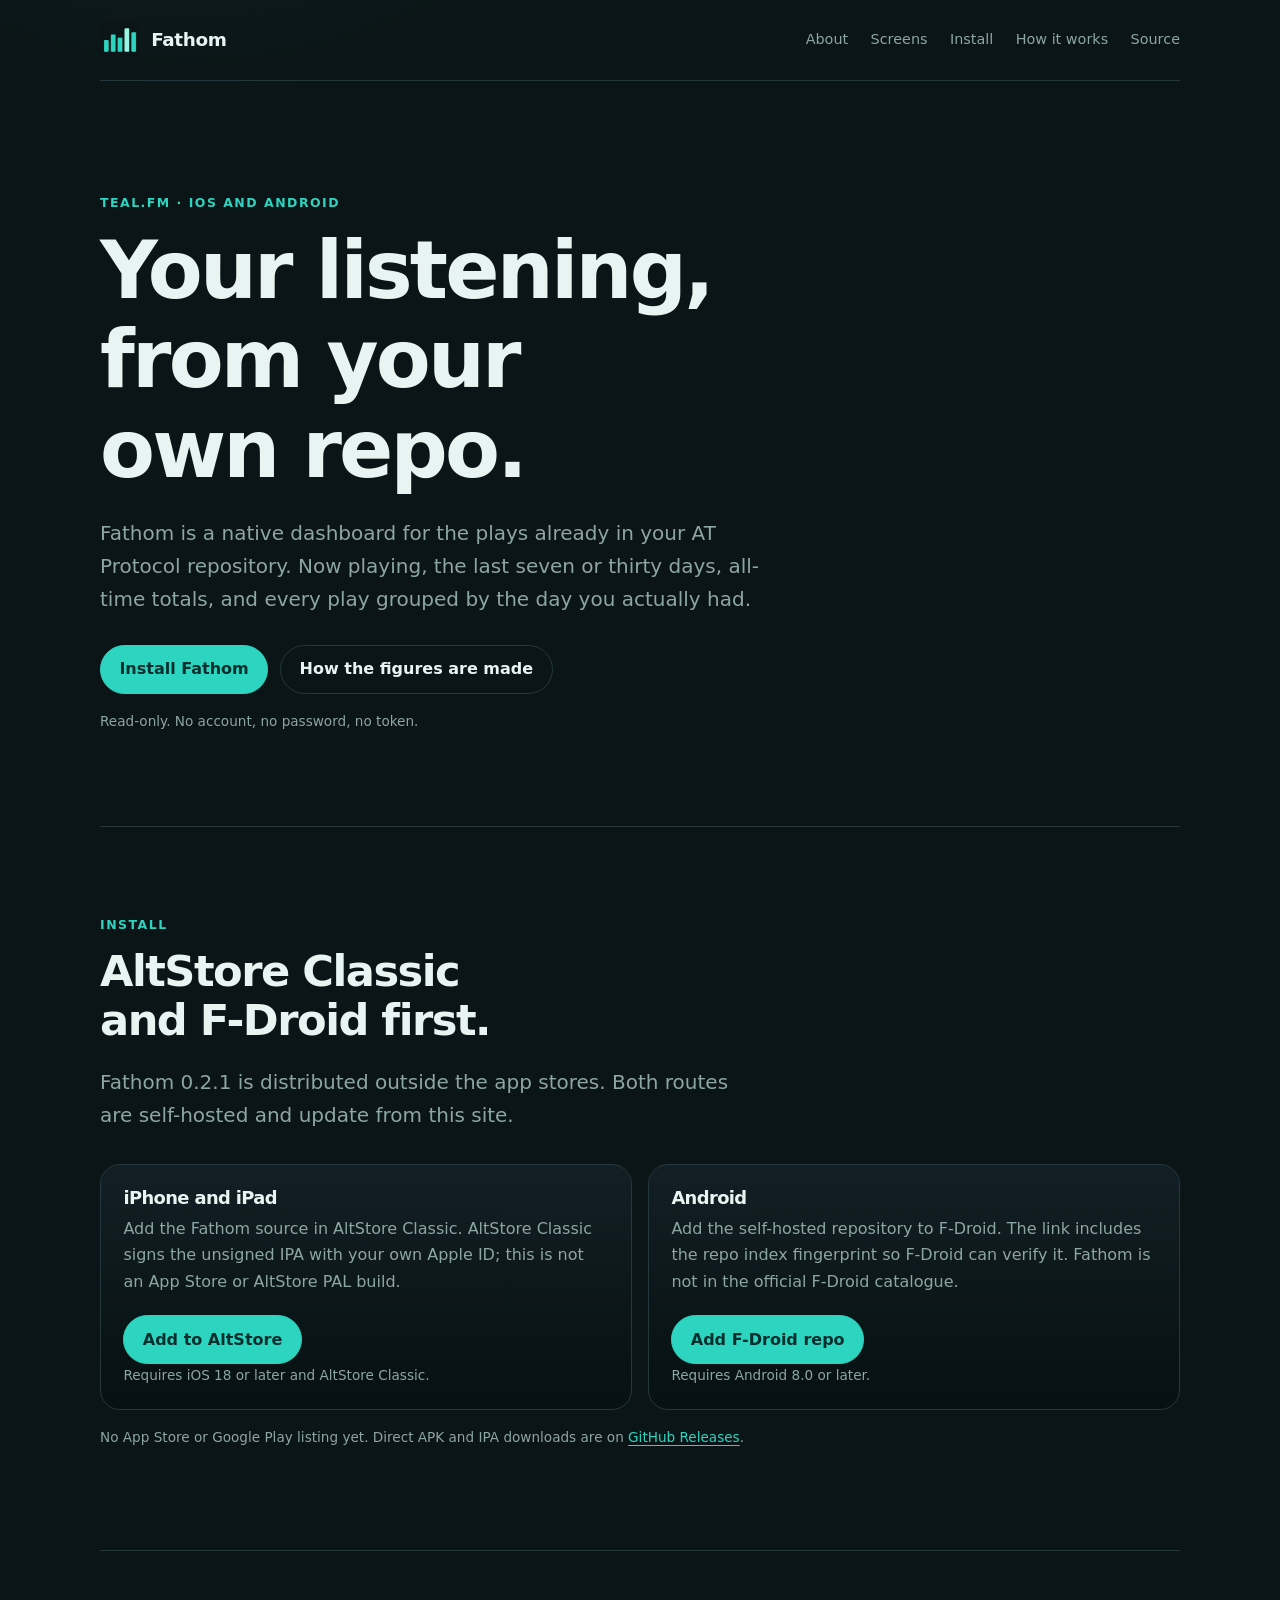
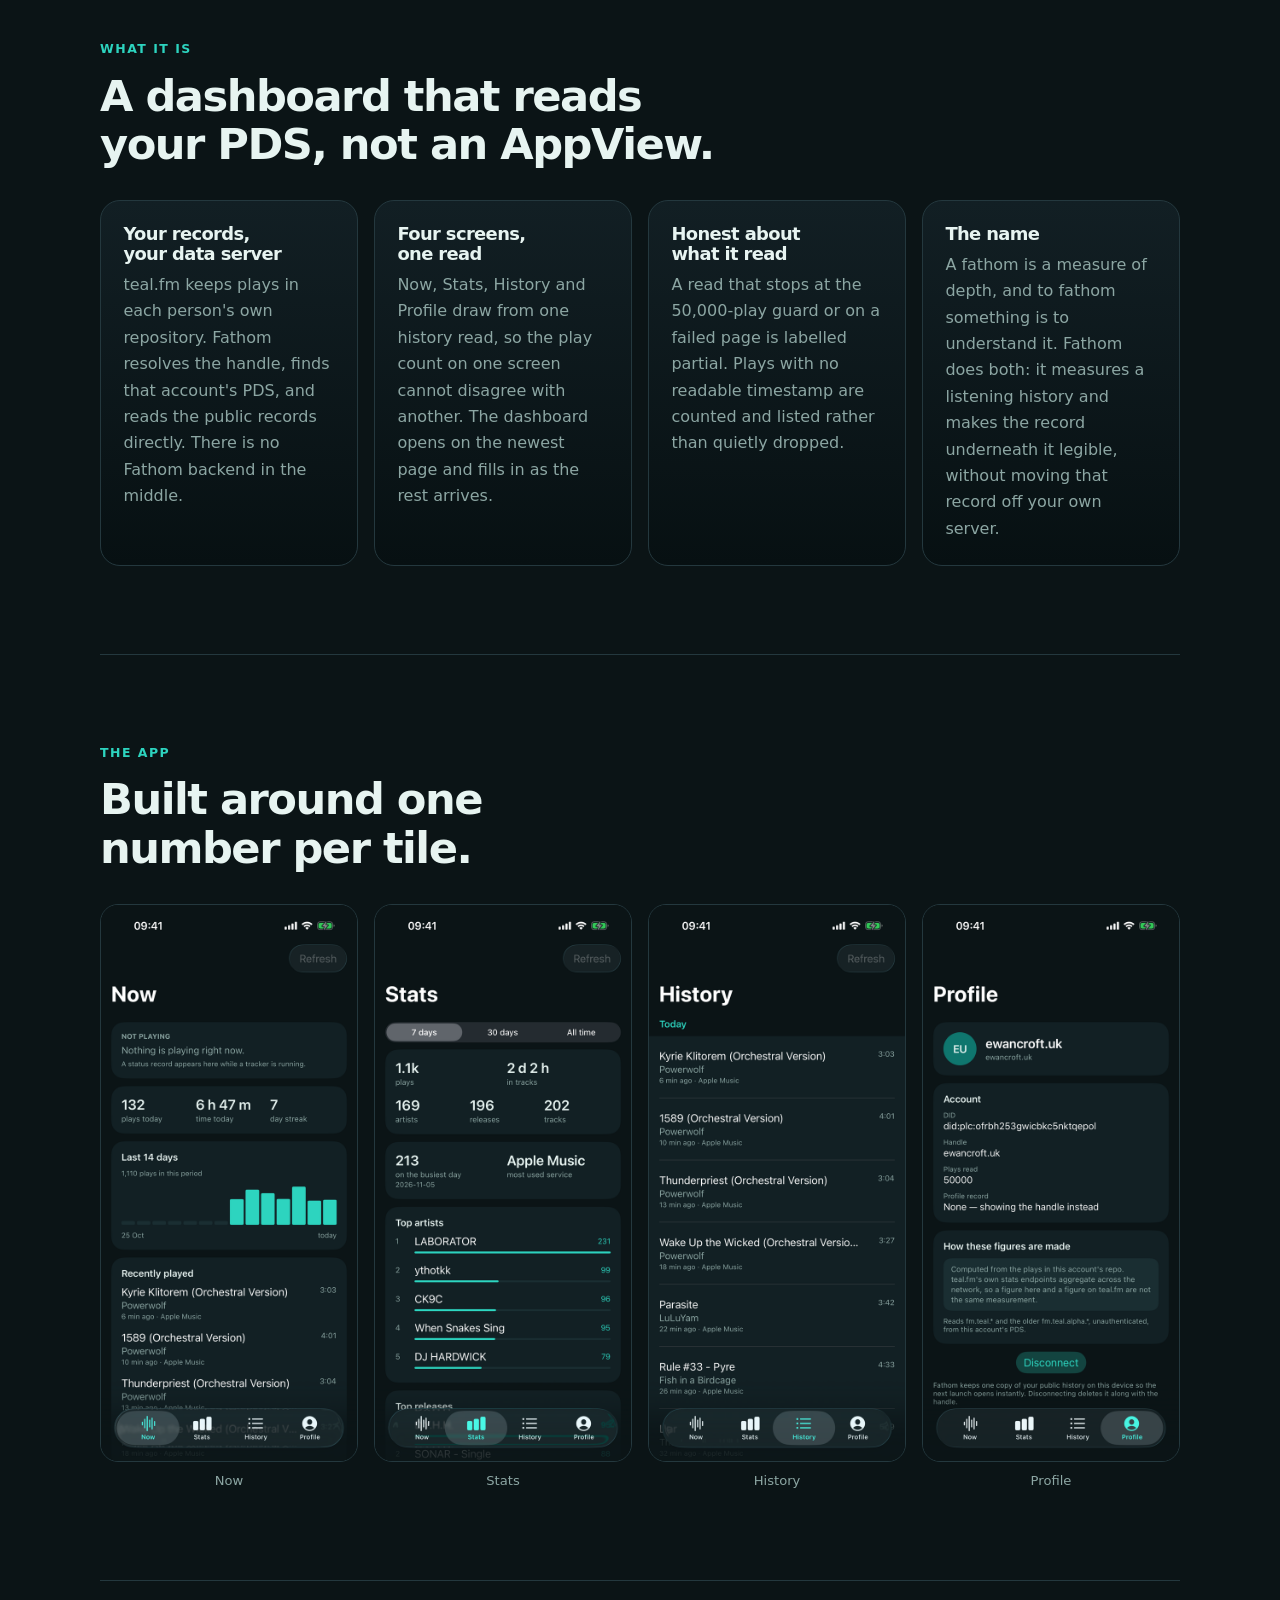
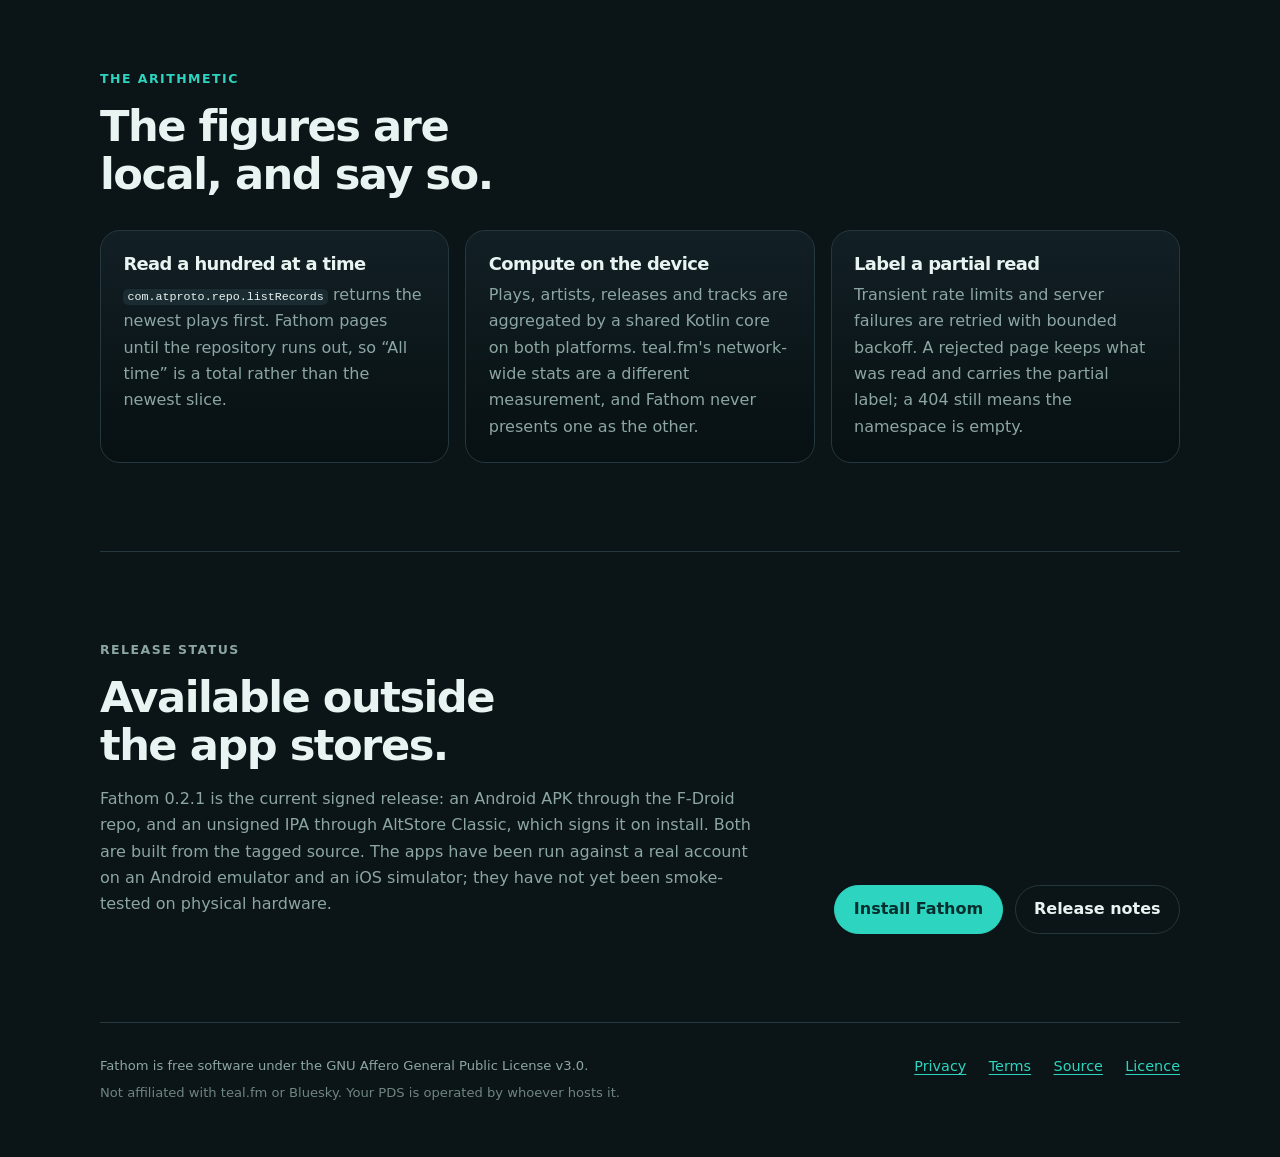
<file: website/index.html>
<!doctype html>
<html lang="en-GB">
<head>
  <meta charset="utf-8">
  <meta name="viewport" content="width=device-width, initial-scale=1">
  <title>Fathom — your listening, from your own repo</title>
  <meta name="description" content="Fathom is a native, read-only teal.fm dashboard for iOS and Android. It reads the plays already in your AT Protocol repo and computes the figures on your device.">
  <meta name="theme-color" content="#0b1416">
  <meta property="og:title" content="Fathom — your listening, from your own repo">
  <meta property="og:description" content="A native, read-only teal.fm dashboard for iOS and Android. No account, no password, no token.">
  <meta property="og:type" content="website">
  <meta property="og:image" content="https://fathom.ewancroft.uk/icon.png">
  <link rel="icon" href="icon.png" type="image/png">
  <link rel="apple-touch-icon" href="icon.png">
  <link rel="stylesheet" href="styles.css">
</head>
<body>
  <a class="skip" href="#main">Skip to content</a>

  <header class="site-header">
    <a class="brand" href="./" aria-label="Fathom home">
      <img src="icon.png" alt="" width="40" height="40">
      <span>Fathom</span>
    </a>
    <nav aria-label="Primary">
      <a href="#about">About</a>
      <a href="#screens">Screens</a>
      <a href="#install">Install</a>
      <a href="#figures">How it works</a>
      <a href="https://github.com/ewanc26/fathom">Source</a>
    </nav>
  </header>

  <main id="main">
    <section class="hero">
      <p class="eyebrow">teal.fm · iOS and Android</p>
      <h1>Your listening, from your own repo.</h1>
      <p class="lede">
        Fathom is a native dashboard for the plays already in your AT Protocol
        repository. Now playing, the last seven or thirty days, all-time totals,
        and every play grouped by the day you actually had.
      </p>
      <div class="actions">
        <a class="button" href="#install">Install Fathom</a>
        <a class="button secondary" href="#figures">How the figures are made</a>
      </div>
      <p class="note">Read-only. No account, no password, no token.</p>
    </section>

    <section id="install" class="section">
      <div class="section-heading">
        <p class="eyebrow">Install</p>
        <h2>AltStore Classic and F-Droid first.</h2>
        <p class="lede">
          Fathom 0.2.1 is distributed outside the app stores. Both routes are
          self-hosted and update from this site.
        </p>
      </div>
      <div class="cards install-grid">
        <article class="card">
          <h3>iPhone and iPad</h3>
          <p>
            Add the Fathom source in AltStore Classic. AltStore Classic signs
            the unsigned IPA with your own Apple ID; this is not an App Store
            or AltStore PAL build.
          </p>
          <a class="button" href="altstore://source?url=https%3A%2F%2Ffathom.ewancroft.uk%2Faltstore%2Fsource.json">Add to AltStore</a>
          <p class="note">Requires iOS 18 or later and AltStore Classic.</p>
        </article>
        <article class="card">
          <h3>Android</h3>
          <p>
            Add the self-hosted repository to F-Droid. The link includes the
            repo index fingerprint so F-Droid can verify it. Fathom is not in
            the official F-Droid catalogue.
          </p>
          <a class="button" href="https://fdroid.link/#https://fathom.ewancroft.uk/fdroid/repo?fingerprint=DE922C5717CAB6C0A48AF84B5D0EBC72302308023DE7AC770BA68911F771BB29">Add F-Droid repo</a>
          <p class="note">Requires Android 8.0 or later.</p>
        </article>
      </div>
      <p class="note">
        No App Store or Google Play listing yet. Direct APK and IPA downloads
        are on <a href="https://github.com/ewanc26/fathom/releases">GitHub Releases</a>.
      </p>
    </section>

    <section id="about" class="section">
      <div class="section-heading">
        <p class="eyebrow">What it is</p>
        <h2>A dashboard that reads your PDS, not an AppView.</h2>
      </div>
      <div class="cards">
        <article class="card">
          <h3>Your records, your data server</h3>
          <p>
            teal.fm keeps plays in each person's own repository. Fathom resolves
            the handle, finds that account's PDS, and reads the public records
            directly. There is no Fathom backend in the middle.
          </p>
        </article>
        <article class="card">
          <h3>Four screens, one read</h3>
          <p>
            Now, Stats, History and Profile draw from one history read, so the
            play count on one screen cannot disagree with another. The dashboard
            opens on the newest page and fills in as the rest arrives.
          </p>
        </article>
        <article class="card">
          <h3>Honest about what it read</h3>
          <p>
            A read that stops at the 50,000-play guard or on a failed page is
            labelled partial. Plays with no readable timestamp are counted and
            listed rather than quietly dropped.
          </p>
        </article>
        <article class="card">
          <h3>The name</h3>
          <p>
            A fathom is a measure of depth, and to fathom something is to
            understand it. Fathom does both: it measures a listening history and
            makes the record underneath it legible, without moving that record
            off your own server.
          </p>
        </article>
      </div>
    </section>

    <section id="screens" class="section">
      <div class="section-heading">
        <p class="eyebrow">The app</p>
        <h2>Built around one number per tile.</h2>
      </div>
      <div class="screens">
        <figure>
          <img src="images/now.png" width="600" height="1304" loading="lazy"
               alt="Fathom's Now screen: today's plays, time and streak, a fourteen-day chart, and recent plays.">
          <figcaption>Now</figcaption>
        </figure>
        <figure>
          <img src="images/stats.png" width="600" height="1304" loading="lazy"
               alt="Fathom's Stats screen: totals for the selected period and top artists.">
          <figcaption>Stats</figcaption>
        </figure>
        <figure>
          <img src="images/history.png" width="600" height="1304" loading="lazy"
               alt="Fathom's History screen: plays grouped by the day the listener had.">
          <figcaption>History</figcaption>
        </figure>
        <figure>
          <img src="images/profile.png" width="600" height="1304" loading="lazy"
               alt="Fathom's Profile screen: account details and how the figures are made.">
          <figcaption>Profile</figcaption>
        </figure>
      </div>
    </section>

    <section id="figures" class="section">
      <div class="section-heading">
        <p class="eyebrow">The arithmetic</p>
        <h2>The figures are local, and say so.</h2>
      </div>
      <div class="cards">
        <article class="card">
          <h3>Read a hundred at a time</h3>
          <p>
            <code>com.atproto.repo.listRecords</code> returns the newest plays
            first. Fathom pages until the repository runs out, so “All time” is a
            total rather than the newest slice.
          </p>
        </article>
        <article class="card">
          <h3>Compute on the device</h3>
          <p>
            Plays, artists, releases and tracks are aggregated by a shared
            Kotlin core on both platforms. teal.fm's network-wide stats are a
            different measurement, and Fathom never presents one as the other.
          </p>
        </article>
        <article class="card">
          <h3>Label a partial read</h3>
          <p>
            Transient rate limits and server failures are retried with bounded
            backoff. A rejected page keeps what was read and carries the partial
            label; a 404 still means the namespace is empty.
          </p>
        </article>
      </div>
    </section>

    <section id="status" class="section status">
      <div>
        <p class="eyebrow">Release status</p>
        <h2>Available outside the app stores.</h2>
        <p>
          Fathom 0.2.1 is the current signed release: an Android APK through the
          F-Droid repo, and an unsigned IPA through AltStore Classic, which
          signs it on install. Both are built from the tagged source. The apps
          have been run against a real account on an Android emulator and an
          iOS simulator; they have not yet been smoke-tested on physical
          hardware.
        </p>
      </div>
      <div class="status-links">
        <a class="button" href="#install">Install Fathom</a>
        <a class="button secondary" href="https://github.com/ewanc26/fathom/releases">Release notes</a>
      </div>
    </section>
  </main>

  <footer class="site-footer">
    <div>
      <p>Fathom is free software under the GNU Affero General Public License v3.0.</p>
      <p class="fine">Not affiliated with teal.fm or Bluesky. Your PDS is operated by whoever hosts it.</p>
    </div>
    <nav aria-label="Footer">
      <a href="privacy/">Privacy</a>
      <a href="terms/">Terms</a>
      <a href="https://github.com/ewanc26/fathom">Source</a>
      <a href="https://github.com/ewanc26/fathom/blob/main/LICENSE">Licence</a>
    </nav>
  </footer>
</body>
</html>
</file>
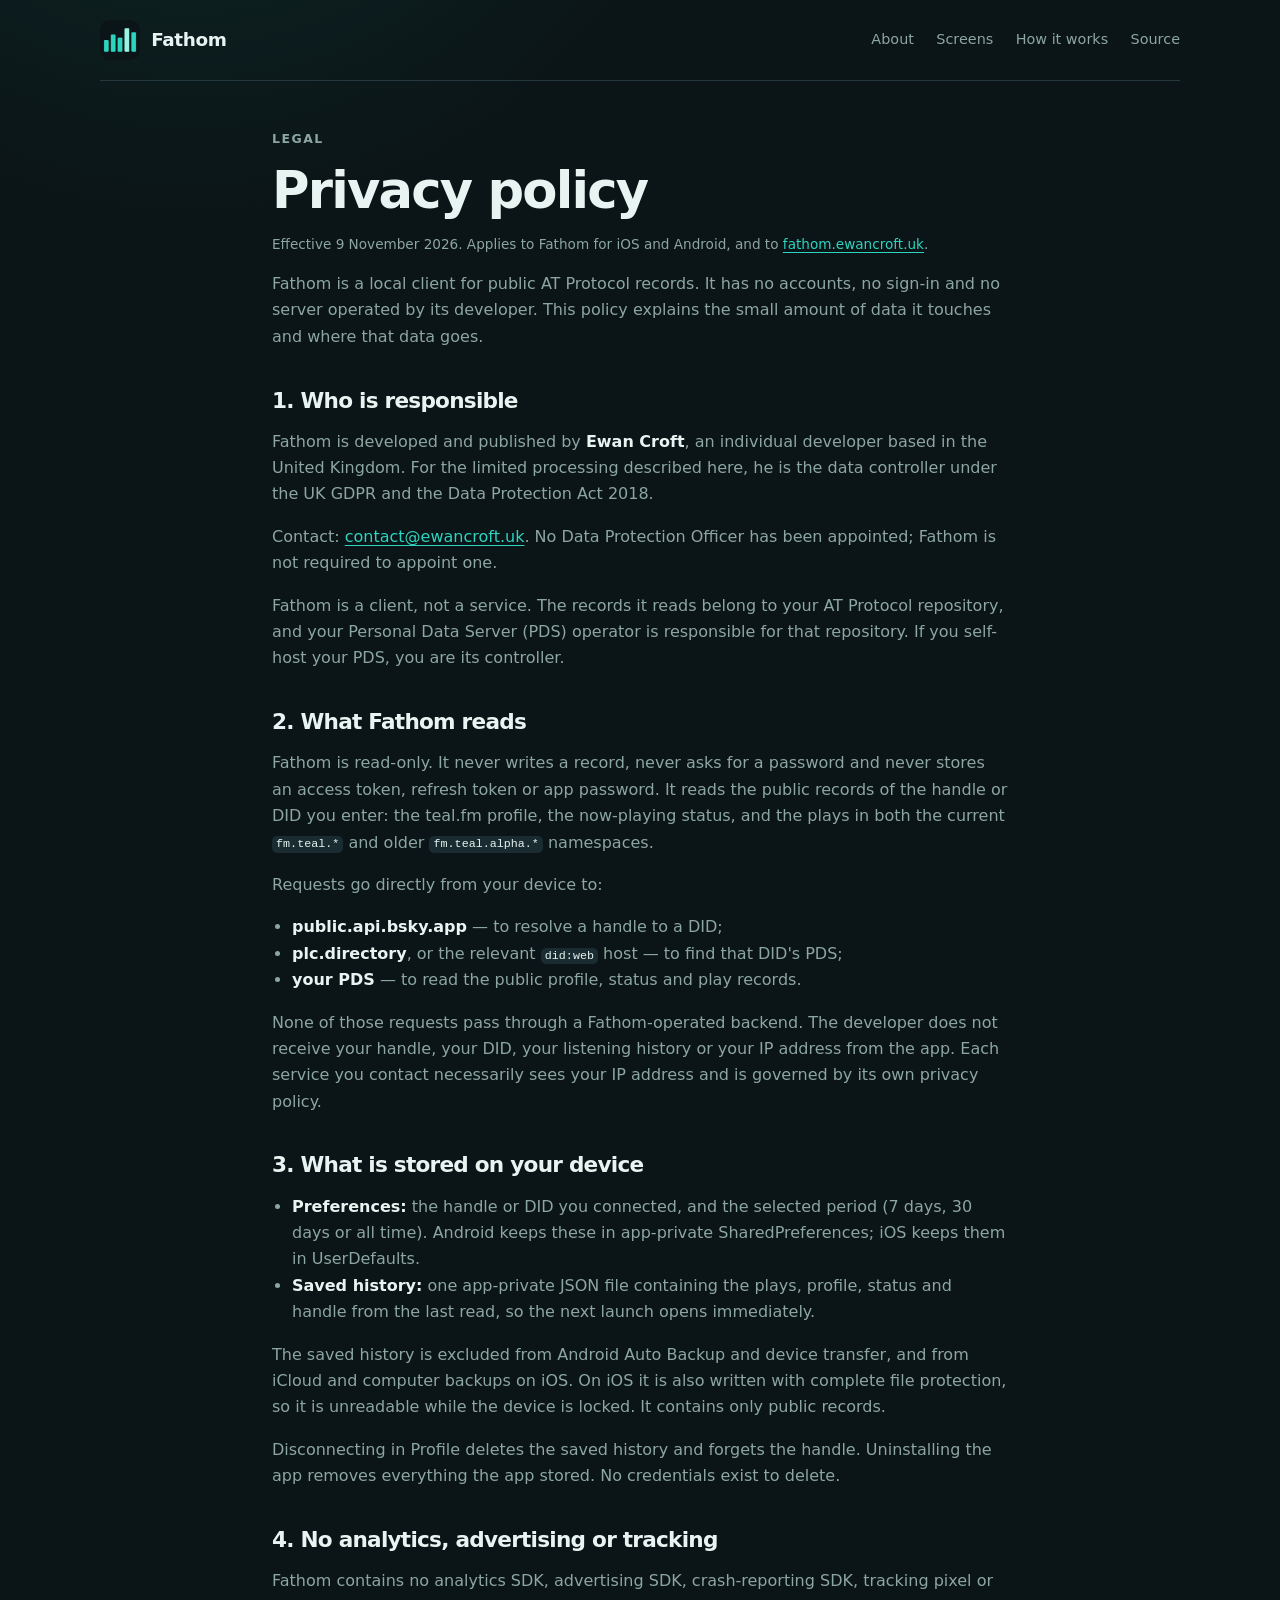
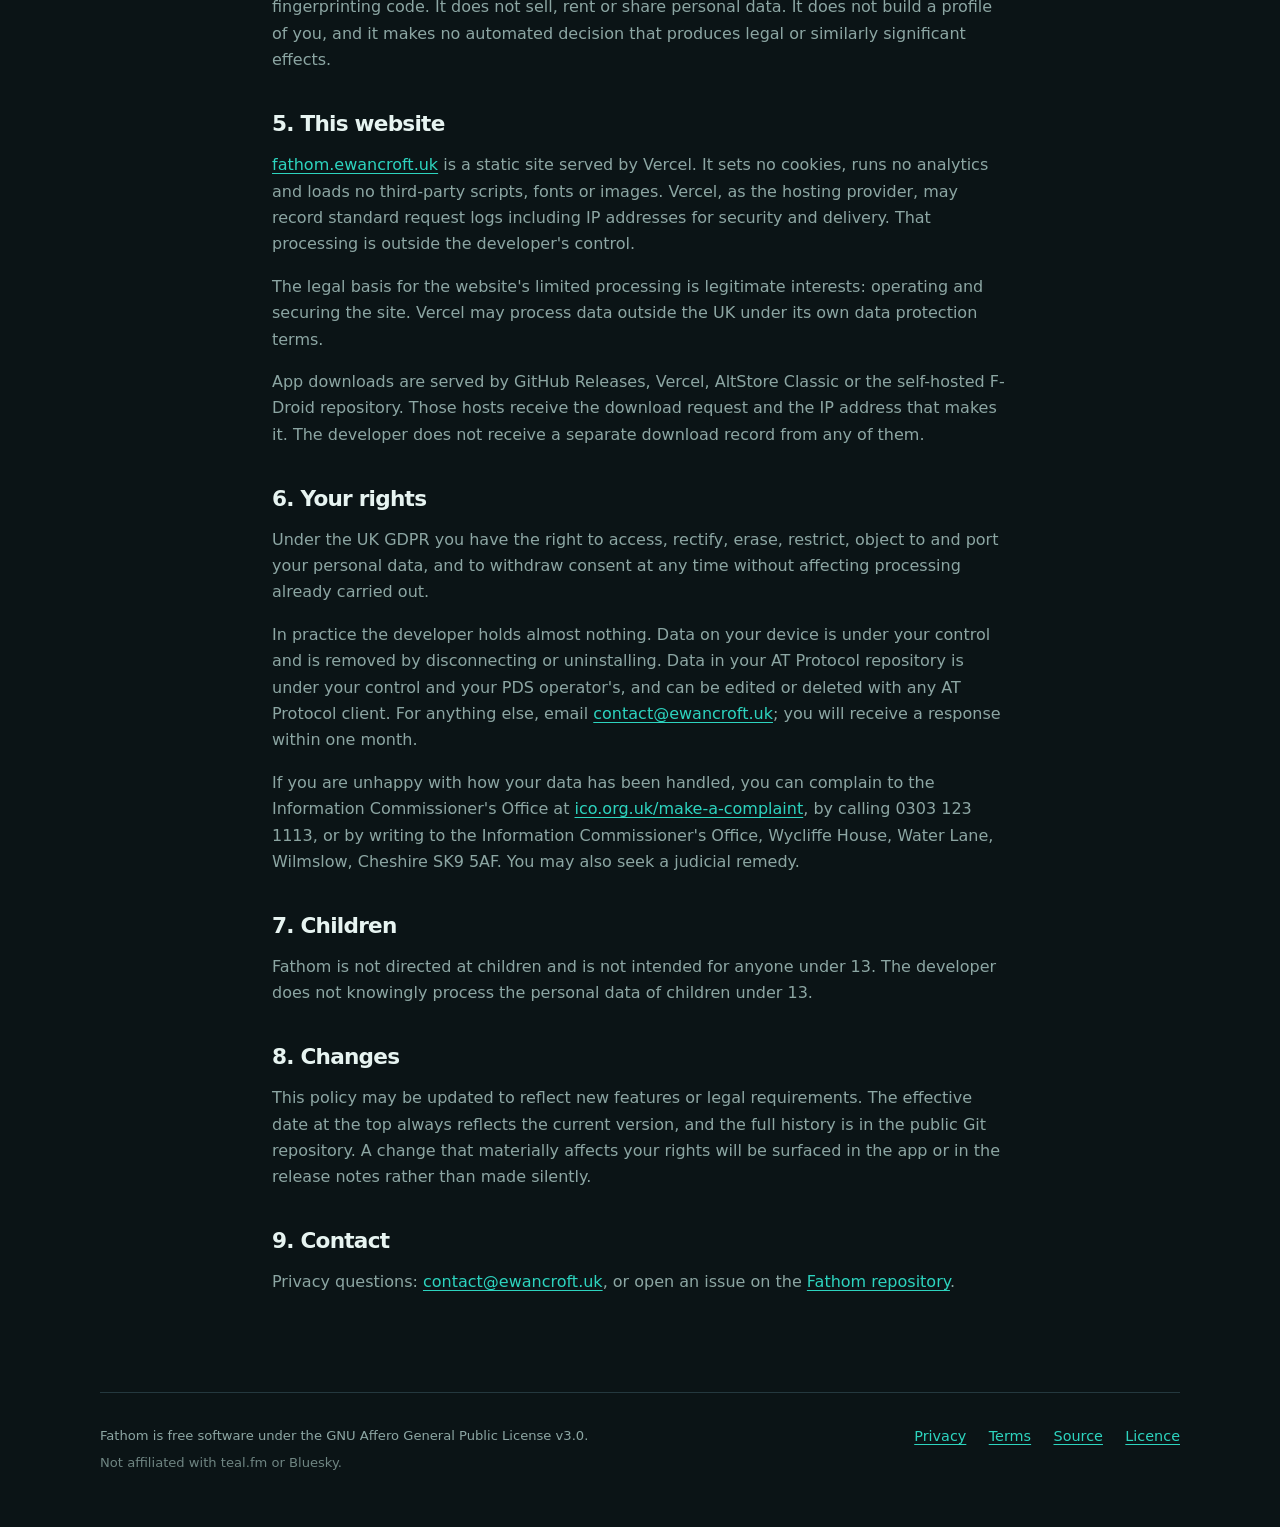
<file: website/privacy/index.html>
<!doctype html>
<html lang="en-GB">
<head>
  <meta charset="utf-8">
  <meta name="viewport" content="width=device-width, initial-scale=1">
  <title>Privacy policy — Fathom</title>
  <meta name="description" content="How Fathom handles public AT Protocol records, local storage and the website.">
  <meta name="theme-color" content="#0b1416">
  <link rel="icon" href="../icon.png" type="image/png">
  <link rel="stylesheet" href="../styles.css">
</head>
<body>
  <a class="skip" href="#main">Skip to content</a>

  <header class="site-header">
    <a class="brand" href="../" aria-label="Fathom home">
      <img src="../icon.png" alt="" width="40" height="40">
      <span>Fathom</span>
    </a>
    <nav aria-label="Primary">
      <a href="../#about">About</a>
      <a href="../#screens">Screens</a>
      <a href="../#figures">How it works</a>
      <a href="https://github.com/ewanc26/fathom">Source</a>
    </nav>
  </header>

  <main id="main" class="legal">
    <p class="eyebrow">Legal</p>
    <h1>Privacy policy</h1>
    <p class="meta">Effective 9 November 2026. Applies to Fathom for iOS and Android, and to <a href="https://fathom.ewancroft.uk">fathom.ewancroft.uk</a>.</p>

    <p>
      Fathom is a local client for public AT Protocol records. It has no
      accounts, no sign-in and no server operated by its developer. This policy
      explains the small amount of data it touches and where that data goes.
    </p>

    <h2>1. Who is responsible</h2>
    <p>
      Fathom is developed and published by <strong>Ewan Croft</strong>, an
      individual developer based in the United Kingdom. For the limited
      processing described here, he is the data controller under the UK GDPR
      and the Data Protection Act 2018.
    </p>
    <p>
      Contact: <a href="mailto:contact@ewancroft.uk">contact@ewancroft.uk</a>.
      No Data Protection Officer has been appointed; Fathom is not required to
      appoint one.
    </p>
    <p>
      Fathom is a client, not a service. The records it reads belong to your
      AT Protocol repository, and your Personal Data Server (PDS) operator is
      responsible for that repository. If you self-host your PDS, you are its
      controller.
    </p>

    <h2>2. What Fathom reads</h2>
    <p>
      Fathom is read-only. It never writes a record, never asks for a password
      and never stores an access token, refresh token or app password. It reads
      the public records of the handle or DID you enter: the teal.fm profile,
      the now-playing status, and the plays in both the current
      <code>fm.teal.*</code> and older <code>fm.teal.alpha.*</code> namespaces.
    </p>
    <p>Requests go directly from your device to:</p>
    <ul>
      <li><strong>public.api.bsky.app</strong> — to resolve a handle to a DID;</li>
      <li><strong>plc.directory</strong>, or the relevant <code>did:web</code> host — to find that DID's PDS;</li>
      <li><strong>your PDS</strong> — to read the public profile, status and play records.</li>
    </ul>
    <p>
      None of those requests pass through a Fathom-operated backend. The
      developer does not receive your handle, your DID, your listening history
      or your IP address from the app. Each service you contact necessarily
      sees your IP address and is governed by its own privacy policy.
    </p>

    <h2>3. What is stored on your device</h2>
    <ul>
      <li>
        <strong>Preferences:</strong> the handle or DID you connected, and the
        selected period (7 days, 30 days or all time). Android keeps these in
        app-private SharedPreferences; iOS keeps them in UserDefaults.
      </li>
      <li>
        <strong>Saved history:</strong> one app-private JSON file containing the
        plays, profile, status and handle from the last read, so the next launch
        opens immediately.
      </li>
    </ul>
    <p>
      The saved history is excluded from Android Auto Backup and device
      transfer, and from iCloud and computer backups on iOS. On iOS it is also
      written with complete file protection, so it is unreadable while the
      device is locked. It contains only public records.
    </p>
    <p>
      Disconnecting in Profile deletes the saved history and forgets the handle.
      Uninstalling the app removes everything the app stored. No credentials
      exist to delete.
    </p>

    <h2>4. No analytics, advertising or tracking</h2>
    <p>
      Fathom contains no analytics SDK, advertising SDK, crash-reporting SDK,
      tracking pixel or fingerprinting code. It does not sell, rent or share
      personal data. It does not build a profile of you, and it makes no
      automated decision that produces legal or similarly significant effects.
    </p>

    <h2>5. This website</h2>
    <p>
      <a href="https://fathom.ewancroft.uk">fathom.ewancroft.uk</a> is a static
      site served by Vercel. It sets no cookies, runs no analytics and loads no
      third-party scripts, fonts or images. Vercel, as the hosting provider, may
      record standard request logs including IP addresses for security and
      delivery. That processing is outside the developer's control.
    </p>
    <p>
      The legal basis for the website's limited processing is legitimate
      interests: operating and securing the site. Vercel may process data
      outside the UK under its own data protection terms.
    </p>
    <p>
      App downloads are served by GitHub Releases, Vercel, AltStore Classic or
      the self-hosted F-Droid repository. Those hosts receive the download
      request and the IP address that makes it. The developer does not receive a
      separate download record from any of them.
    </p>

    <h2>6. Your rights</h2>
    <p>
      Under the UK GDPR you have the right to access, rectify, erase, restrict,
      object to and port your personal data, and to withdraw consent at any time
      without affecting processing already carried out.
    </p>
    <p>
      In practice the developer holds almost nothing. Data on your device is
      under your control and is removed by disconnecting or uninstalling. Data
      in your AT Protocol repository is under your control and your PDS
      operator's, and can be edited or deleted with any AT Protocol client. For
      anything else, email
      <a href="mailto:contact@ewancroft.uk">contact@ewancroft.uk</a>; you will
      receive a response within one month.
    </p>
    <p>
      If you are unhappy with how your data has been handled, you can complain
      to the Information Commissioner's Office at
      <a href="https://ico.org.uk/make-a-complaint/">ico.org.uk/make-a-complaint</a>,
      by calling 0303 123 1113, or by writing to the Information Commissioner's
      Office, Wycliffe House, Water Lane, Wilmslow, Cheshire SK9 5AF. You may
      also seek a judicial remedy.
    </p>

    <h2>7. Children</h2>
    <p>
      Fathom is not directed at children and is not intended for anyone under
      13. The developer does not knowingly process the personal data of children
      under 13.
    </p>

    <h2>8. Changes</h2>
    <p>
      This policy may be updated to reflect new features or legal requirements.
      The effective date at the top always reflects the current version, and the
      full history is in the public Git repository. A change that materially
      affects your rights will be surfaced in the app or in the release notes
      rather than made silently.
    </p>

    <h2>9. Contact</h2>
    <p>
      Privacy questions: <a href="mailto:contact@ewancroft.uk">contact@ewancroft.uk</a>,
      or open an issue on the
      <a href="https://github.com/ewanc26/fathom">Fathom repository</a>.
    </p>
  </main>

  <footer class="site-footer">
    <div>
      <p>Fathom is free software under the GNU Affero General Public License v3.0.</p>
      <p class="fine">Not affiliated with teal.fm or Bluesky.</p>
    </div>
    <nav aria-label="Footer">
      <a href="../privacy/">Privacy</a>
      <a href="../terms/">Terms</a>
      <a href="https://github.com/ewanc26/fathom">Source</a>
      <a href="https://github.com/ewanc26/fathom/blob/main/LICENSE">Licence</a>
    </nav>
  </footer>
</body>
</html>
</file>
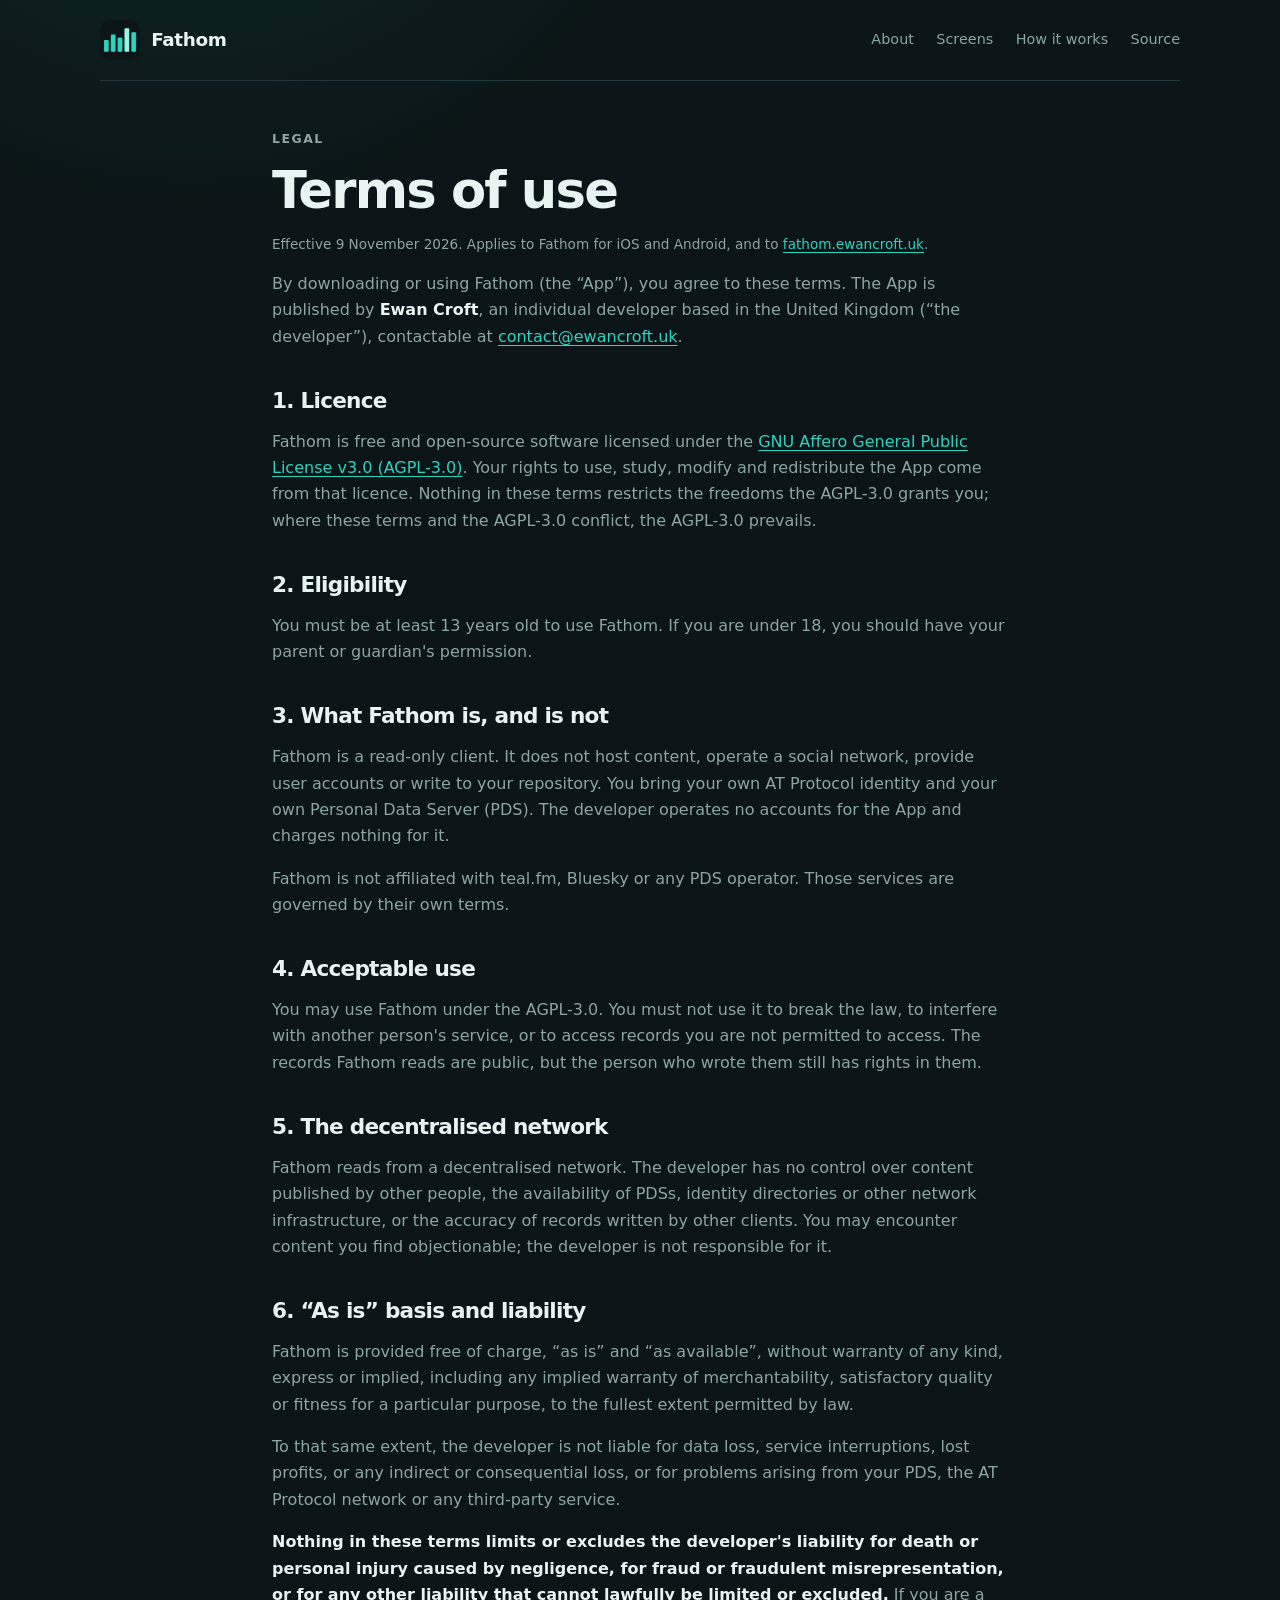
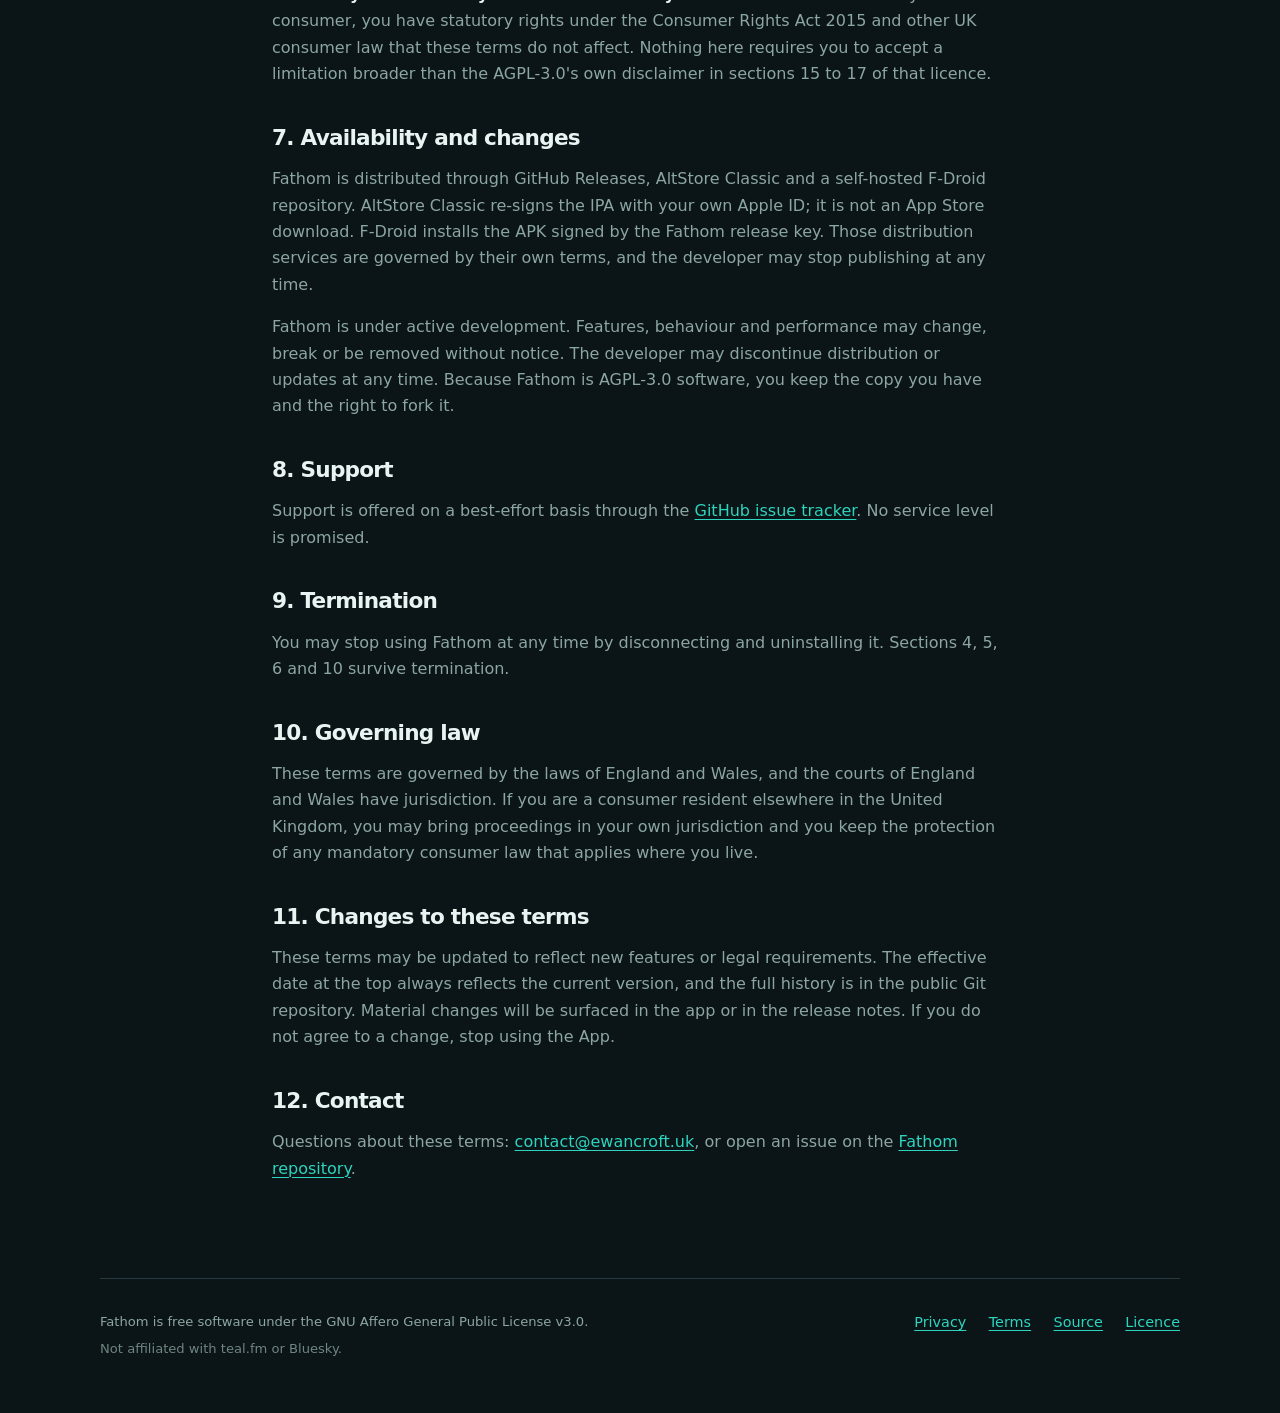
<file: website/terms/index.html>
<!doctype html>
<html lang="en-GB">
<head>
  <meta charset="utf-8">
  <meta name="viewport" content="width=device-width, initial-scale=1">
  <title>Terms of use — Fathom</title>
  <meta name="description" content="The terms that apply to Fathom, a read-only teal.fm dashboard licensed under AGPL-3.0.">
  <meta name="theme-color" content="#0b1416">
  <link rel="icon" href="../icon.png" type="image/png">
  <link rel="stylesheet" href="../styles.css">
</head>
<body>
  <a class="skip" href="#main">Skip to content</a>

  <header class="site-header">
    <a class="brand" href="../" aria-label="Fathom home">
      <img src="../icon.png" alt="" width="40" height="40">
      <span>Fathom</span>
    </a>
    <nav aria-label="Primary">
      <a href="../#about">About</a>
      <a href="../#screens">Screens</a>
      <a href="../#figures">How it works</a>
      <a href="https://github.com/ewanc26/fathom">Source</a>
    </nav>
  </header>

  <main id="main" class="legal">
    <p class="eyebrow">Legal</p>
    <h1>Terms of use</h1>
    <p class="meta">Effective 9 November 2026. Applies to Fathom for iOS and Android, and to <a href="https://fathom.ewancroft.uk">fathom.ewancroft.uk</a>.</p>

    <p>
      By downloading or using Fathom (the “App”), you agree to these terms. The
      App is published by <strong>Ewan Croft</strong>, an individual developer
      based in the United Kingdom (“the developer”), contactable at
      <a href="mailto:contact@ewancroft.uk">contact@ewancroft.uk</a>.
    </p>

    <h2>1. Licence</h2>
    <p>
      Fathom is free and open-source software licensed under the
      <a href="https://www.gnu.org/licenses/agpl-3.0.html">GNU Affero General
      Public License v3.0 (AGPL-3.0)</a>. Your rights to use, study, modify and
      redistribute the App come from that licence. Nothing in these terms
      restricts the freedoms the AGPL-3.0 grants you; where these terms and the
      AGPL-3.0 conflict, the AGPL-3.0 prevails.
    </p>

    <h2>2. Eligibility</h2>
    <p>
      You must be at least 13 years old to use Fathom. If you are under 18, you
      should have your parent or guardian's permission.
    </p>

    <h2>3. What Fathom is, and is not</h2>
    <p>
      Fathom is a read-only client. It does not host content, operate a social
      network, provide user accounts or write to your repository. You bring your
      own AT Protocol identity and your own Personal Data Server (PDS). The
      developer operates no accounts for the App and charges nothing for it.
    </p>
    <p>
      Fathom is not affiliated with teal.fm, Bluesky or any PDS operator. Those
      services are governed by their own terms.
    </p>

    <h2>4. Acceptable use</h2>
    <p>
      You may use Fathom under the AGPL-3.0. You must not use it to break the
      law, to interfere with another person's service, or to access records you
      are not permitted to access. The records Fathom reads are public, but the
      person who wrote them still has rights in them.
    </p>

    <h2>5. The decentralised network</h2>
    <p>
      Fathom reads from a decentralised network. The developer has no control
      over content published by other people, the availability of PDSs, identity
      directories or other network infrastructure, or the accuracy of records
      written by other clients. You may encounter content you find
      objectionable; the developer is not responsible for it.
    </p>

    <h2>6. “As is” basis and liability</h2>
    <p>
      Fathom is provided free of charge, “as is” and “as available”, without
      warranty of any kind, express or implied, including any implied warranty
      of merchantability, satisfactory quality or fitness for a particular
      purpose, to the fullest extent permitted by law.
    </p>
    <p>
      To that same extent, the developer is not liable for data loss, service
      interruptions, lost profits, or any indirect or consequential loss, or
      for problems arising from your PDS, the AT Protocol network or any
      third-party service.
    </p>
    <p>
      <strong>Nothing in these terms limits or excludes the developer's
      liability for death or personal injury caused by negligence, for fraud or
      fraudulent misrepresentation, or for any other liability that cannot
      lawfully be limited or excluded.</strong> If you are a consumer, you have
      statutory rights under the Consumer Rights Act 2015 and other UK consumer
      law that these terms do not affect. Nothing here requires you to accept a
      limitation broader than the AGPL-3.0's own disclaimer in sections 15 to 17
      of that licence.
    </p>

    <h2>7. Availability and changes</h2>
    <p>
      Fathom is distributed through GitHub Releases, AltStore Classic and a
      self-hosted F-Droid repository. AltStore Classic re-signs the IPA with
      your own Apple ID; it is not an App Store download. F-Droid installs the
      APK signed by the Fathom release key. Those distribution services are
      governed by their own terms, and the developer may stop publishing at any
      time.
    </p>
    <p>
      Fathom is under active development. Features, behaviour and performance
      may change, break or be removed without notice. The developer may
      discontinue distribution or updates at any time. Because Fathom is
      AGPL-3.0 software, you keep the copy you have and the right to fork it.
    </p>

    <h2>8. Support</h2>
    <p>
      Support is offered on a best-effort basis through the
      <a href="https://github.com/ewanc26/fathom/issues">GitHub issue tracker</a>.
      No service level is promised.
    </p>

    <h2>9. Termination</h2>
    <p>
      You may stop using Fathom at any time by disconnecting and uninstalling
      it. Sections 4, 5, 6 and 10 survive termination.
    </p>

    <h2>10. Governing law</h2>
    <p>
      These terms are governed by the laws of England and Wales, and the courts
      of England and Wales have jurisdiction. If you are a consumer resident
      elsewhere in the United Kingdom, you may bring proceedings in your own
      jurisdiction and you keep the protection of any mandatory consumer law
      that applies where you live.
    </p>

    <h2>11. Changes to these terms</h2>
    <p>
      These terms may be updated to reflect new features or legal requirements.
      The effective date at the top always reflects the current version, and the
      full history is in the public Git repository. Material changes will be
      surfaced in the app or in the release notes. If you do not agree to a
      change, stop using the App.
    </p>

    <h2>12. Contact</h2>
    <p>
      Questions about these terms:
      <a href="mailto:contact@ewancroft.uk">contact@ewancroft.uk</a>, or open an
      issue on the <a href="https://github.com/ewanc26/fathom">Fathom repository</a>.
    </p>
  </main>

  <footer class="site-footer">
    <div>
      <p>Fathom is free software under the GNU Affero General Public License v3.0.</p>
      <p class="fine">Not affiliated with teal.fm or Bluesky.</p>
    </div>
    <nav aria-label="Footer">
      <a href="../privacy/">Privacy</a>
      <a href="../terms/">Terms</a>
      <a href="https://github.com/ewanc26/fathom">Source</a>
      <a href="https://github.com/ewanc26/fathom/blob/main/LICENSE">Licence</a>
    </nav>
  </footer>
</body>
</html>
</file>
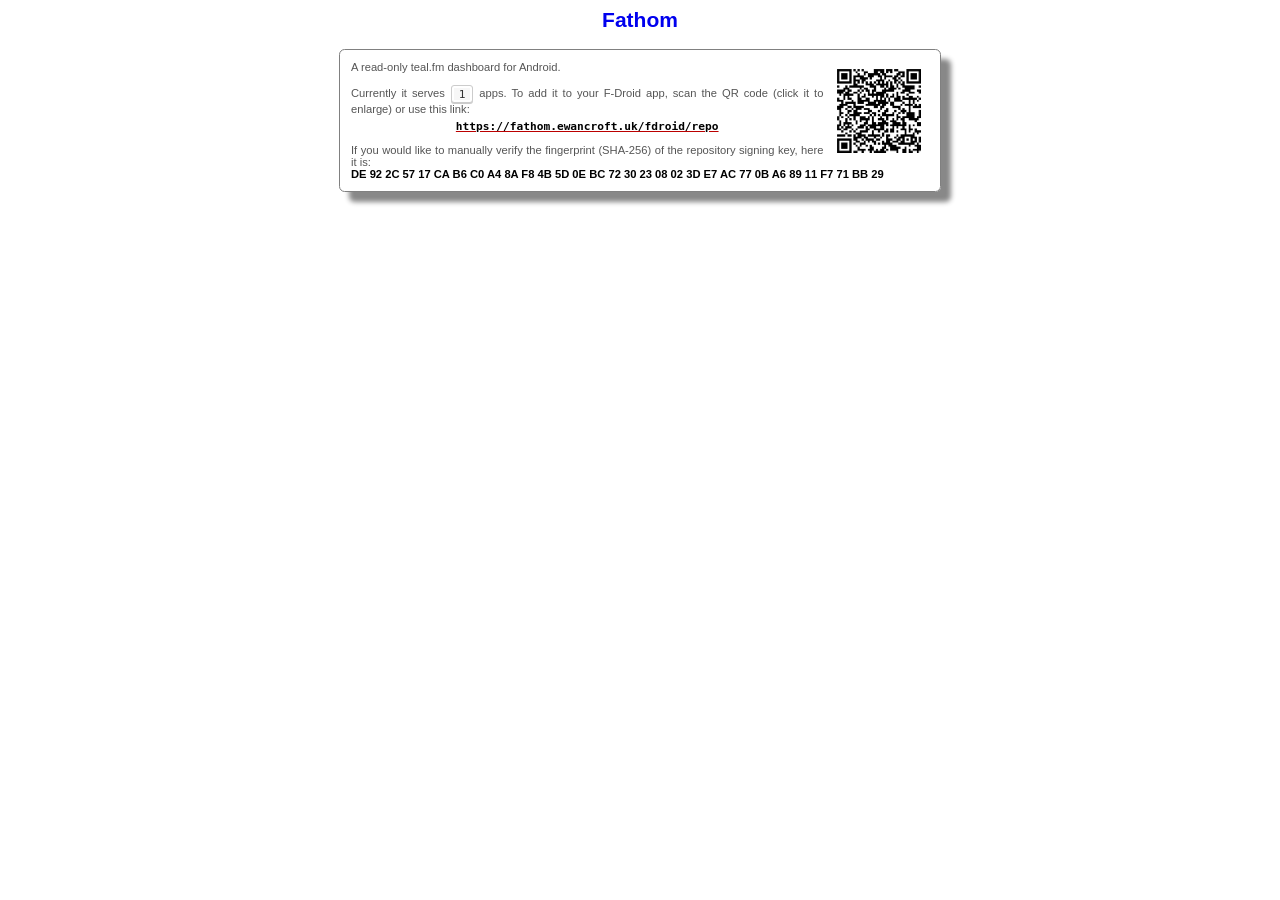
<file: Android/fdroid-repo/repo/index.html>
<!-- auto-generated - fdroid index updates will overwrite this file -->
<!DOCTYPE html PUBLIC "-//W3C//DTD HTML 4.01 Transitional//EN">
<html>
  <head>
    <meta content="text/html; charset=utf-8" http-equiv="Content-Type">
    <meta content="width=device-width; initial-scale=1.0; minimum-scale=0.5; maximum-scale=2.0; user-scalable=1;" name="viewport">
    <title>
   Fathom
    </title>
    <base href="index.html">
    <link href="index.css" rel="stylesheet" type="text/css">
    <link href="icons/fathom-icon.png" rel="icon" type="image/png">
    <link href="icons/fathom-icon.png" rel="shortcut icon" type="image/png">
    <meta content="Fathom" property="og:site_name">
    <meta content="Fathom" property="og:title">
    <meta content property="og:determiner">
    <meta content="A read-only teal.fm dashboard for Android." property="og:description">
    <meta content="index,nofollow" name="robots">
  </head>
  <body>
    <h2>
      Fathom
    </h2>
    <div id="intro">
      <p style="margin-bottom:.2em;">
        <span style="float:right;width:100px;margin-left:.5em;">
          <a href="index.png" title="QR: test">
            <img alt="QR: test" src="index.png" width="100">
          </a>
        </span>
        A read-only teal.fm dashboard for Android.
        <br>
        <br>
        Currently it serves
        <kbd>
          1
        </kbd>
        apps. To add it to your F-Droid app, scan the QR code (click it to enlarge) or use this link:
      </p>
      <p class="center" style="margin-top:.5em">
        <a href="https://fdroid.link/#https://fathom.ewancroft.uk/fdroid/repo?fingerprint=DE922C5717CAB6C0A48AF84B5D0EBC72302308023DE7AC770BA68911F771BB29">
          <code style="color:#000000;font-weight:bold;">
            https://fathom.ewancroft.uk/fdroid/repo
          </code>
        </a>
      </p>
      <p>
        If you would like to manually verify the fingerprint (SHA-256) of the repository signing key, here it is:
        <br>
        <blockcode style="color:#000000;font-weight:bold;">
          DE 92 2C 57 17 CA B6 C0 A4 8A F8 4B 5D 0E BC 72 30 23 08 02 3D E7 AC 77 0B A6 89 11 F7 71 BB 29
        </blockcode>
      </p>
    </div>
  </body>
</html>
</file>
<file: website/styles.css>
:root {
  color-scheme: dark;
  --bg: #0b1416;
  --bg-deep: #071012;
  --surface: #121f24;
  --surface-high: #1a2b31;
  --ink: #e7f4f1;
  --muted: #8ca6a3;
  --teal: #2dd4bf;
  --teal-deep: #0f766e;
  --line: #24383e;
  --max: 1080px;
  --radius: 20px;
}

* {
  box-sizing: border-box;
}

html {
  scroll-behavior: smooth;
}

body {
  margin: 0;
  background:
    radial-gradient(circle at 15% -10%, rgba(45, 212, 191, 0.12), transparent 34rem),
    var(--bg);
  color: var(--ink);
  font-family: ui-sans-serif, system-ui, -apple-system, BlinkMacSystemFont, "Segoe UI", sans-serif;
  line-height: 1.65;
  text-rendering: optimizeLegibility;
}

img {
  max-width: 100%;
  height: auto;
}

a {
  color: var(--teal);
  text-decoration-thickness: 1px;
  text-underline-offset: 0.2em;
}

a:hover {
  color: #99f6e4;
}

:focus-visible {
  outline: 3px solid var(--teal);
  outline-offset: 3px;
  border-radius: 4px;
}

.skip {
  position: absolute;
  left: 1rem;
  top: -4rem;
  padding: 0.5rem 0.75rem;
  background: var(--ink);
  color: var(--bg);
  z-index: 10;
}

.skip:focus {
  top: 1rem;
}

.site-header,
main,
.site-footer {
  width: min(100% - 3rem, var(--max));
  margin-inline: auto;
}

.site-header {
  display: flex;
  align-items: center;
  justify-content: space-between;
  gap: 1.5rem;
  padding-block: 1.25rem;
  border-bottom: 1px solid var(--line);
}

.brand {
  display: inline-flex;
  align-items: center;
  gap: 0.7rem;
  color: var(--ink);
  font-weight: 700;
  font-size: 1.15rem;
  text-decoration: none;
  letter-spacing: -0.02em;
}

.brand img {
  border-radius: 10px;
}

.site-header nav,
.site-footer nav {
  display: flex;
  flex-wrap: wrap;
  gap: 1rem 1.4rem;
  font-size: 0.9rem;
}

.site-header nav a {
  color: var(--muted);
  text-decoration: none;
}

.site-header nav a:hover {
  color: var(--ink);
}

.hero {
  padding-block: clamp(4rem, 10vw, 7rem) clamp(3rem, 8vw, 5rem);
  max-width: 48rem;
}

.eyebrow {
  margin: 0 0 0.75rem;
  color: var(--teal);
  font-size: 0.78rem;
  font-weight: 700;
  letter-spacing: 0.12em;
  text-transform: uppercase;
}

h1,
h2,
h3 {
  line-height: 1.12;
  letter-spacing: -0.035em;
  text-wrap: balance;
}

h1 {
  margin: 0;
  font-size: clamp(2.6rem, 7vw, 5rem);
}

h2 {
  margin: 0;
  font-size: clamp(1.7rem, 3.5vw, 2.7rem);
}

h3 {
  margin: 0 0 0.5rem;
  font-size: 1.12rem;
}

.lede {
  max-width: 42rem;
  margin: 1.4rem 0 0;
  color: var(--muted);
  font-size: clamp(1.05rem, 2vw, 1.25rem);
}

.actions,
.status-links {
  display: flex;
  flex-wrap: wrap;
  gap: 0.75rem;
  margin-top: 1.8rem;
}

.button {
  display: inline-flex;
  align-items: center;
  justify-content: center;
  min-height: 2.9rem;
  padding: 0.65rem 1.15rem;
  border: 1px solid var(--teal);
  border-radius: 999px;
  background: var(--teal);
  color: #042f2e;
  font-weight: 700;
  text-decoration: none;
}

.button:hover {
  background: #99f6e4;
  color: #042f2e;
}

.button.secondary {
  background: transparent;
  color: var(--ink);
  border-color: var(--line);
}

.button.secondary:hover {
  border-color: var(--teal);
}

.note {
  margin-top: 1rem;
  color: var(--muted);
  font-size: 0.85rem;
}

.section {
  padding-block: clamp(3rem, 7vw, 5.5rem);
  border-top: 1px solid var(--line);
}

.section-heading {
  max-width: 40rem;
  margin-bottom: 2rem;
}

.cards {
  display: grid;
  grid-template-columns: repeat(auto-fit, minmax(16rem, 1fr));
  gap: 1rem;
}

.card {
  padding: 1.4rem;
  border: 1px solid var(--line);
  border-radius: var(--radius);
  background: linear-gradient(180deg, var(--surface), var(--bg-deep));
}

.card p {
  margin: 0;
  color: var(--muted);
}

.card .button {
  margin-top: 1.25rem;
}

.install-grid {
  grid-template-columns: repeat(auto-fit, minmax(20rem, 1fr));
}

code {
  padding: 0.1em 0.35em;
  border-radius: 5px;
  background: var(--surface-high);
  color: var(--ink);
  font-size: 0.9em;
}

.screens {
  display: grid;
  grid-template-columns: repeat(4, 1fr);
  gap: 1rem;
}

.screens figure {
  margin: 0;
}

.screens img {
  display: block;
  width: 100%;
  border: 1px solid var(--line);
  border-radius: 18px;
  background: var(--surface);
}

.screens figcaption {
  margin-top: 0.5rem;
  color: var(--muted);
  font-size: 0.82rem;
  text-align: center;
}

.status {
  display: flex;
  flex-wrap: wrap;
  align-items: end;
  justify-content: space-between;
  gap: 2rem;
}

.status > div {
  max-width: 42rem;
}

.status p {
  color: var(--muted);
}

.status h2 {
  margin-bottom: 0.9rem;
}

.site-footer {
  display: flex;
  flex-wrap: wrap;
  justify-content: space-between;
  gap: 1.5rem;
  padding-block: 2rem 3rem;
  border-top: 1px solid var(--line);
  color: var(--muted);
  font-size: 0.82rem;
}

.site-footer p {
  margin: 0 0 0.35rem;
}

.fine {
  color: #6f8582;
}

.site-footer nav {
  align-content: start;
}

/* Legal pages */
.legal {
  max-width: 46rem;
  padding-block: 3rem 5rem;
}

.legal h1 {
  font-size: clamp(2rem, 5vw, 3.2rem);
}

.legal h2 {
  margin-top: 2.4rem;
  font-size: 1.35rem;
}

.legal p,
.legal li {
  color: var(--muted);
}

.legal strong {
  color: var(--ink);
}

.legal .meta {
  color: var(--muted);
  font-size: 0.85rem;
}

.legal ul {
  padding-left: 1.25rem;
}

@media (max-width: 760px) {
  .site-header {
    align-items: flex-start;
    flex-direction: column;
    gap: 0.75rem;
  }

  .screens {
    grid-template-columns: repeat(2, 1fr);
  }

  .hero {
    padding-top: 3rem;
  }
}

@media (prefers-reduced-motion: reduce) {
  html {
    scroll-behavior: auto;
  }
}
</file>
<file: Android/fdroid-repo/repo/index.css>
/* auto-generated - fdroid index updates will overwrite this file */
BODY {
  font-family         : Arial, Helvetica, Sans-Serif;
  color               : #0000ee;
  background-color    : #ffffff;
}
p {
  text-align          : justify;
}
p.center {
  text-align          : center;
}
TD {
  font-family         : Arial, Helvetica, Sans-Serif;
  color               : #0000ee;
}
body,td {
  font-size           : 14px;
}
TH {
  font-family         : Arial, Helvetica, Sans-Serif;
  color               : #0000ee;
  background-color    : #F5EAD4;
}
a:link {
  color               : #bb0000;
}
a:visited {
  color               : #ff0000;
}
.zitat {
  margin-left         : 1cm;
  margin-right        : 1cm;
  font-style          : italic;
}
#intro {
  border-spacing      : 1em;
  border              : 1px solid gray;
  border-radius       : 0.5em;
  box-shadow          : 10px 10px 5px #888;
  margin              : 1.5em;
  font-size           : .9em;
  width               : 600px;
  max-width           : 90%;
  display             : table;
  margin-left         : auto;
  margin-right        : auto;
  font-size           : .8em;
  color               : #555555;
}
#intro > p {
  margin-top          : 0;
}
#intro p:last-child {
  margin-bottom       : 0;
}
.last {
  border-bottom       : 1px solid black;
  padding-bottom      : .5em;
  text-align          : center;
}
table {
  border-collapse     : collapse;
}
h2 {
  text-align          : center;
}
.perms {
  font-family         : monospace;
  font-size           : .8em;
}
.repoapplist {
  display             : table;
  border-collapse     : collapse;
  margin-left         : auto;
  margin-right        : auto;
  width               : 600px;
  max-width           : 90%;
}
.approw, appdetailrow {
  display             : table-row;
}
.appdetailrow {
  display             : flex;
  padding             : .5em;
}
.appiconbig, .appdetailblock, .appdetailcell {
  display             : table-cell
}
.appiconbig {
  vertical-align      : middle;
  text-align          : center;
}
.appdetailinner {
  width               : 100%;
}
.applinkcell {
  text-align          : center;
  float               : right;
  width               : 100%;
  margin-bottom       : .1em;
}
.paddedlink {
  margin              : 1em;
}
.approw {
  border-spacing      : 1em;
  border              : 1px solid gray;
  border-radius       : 0.5em;
  padding             : 0.5em;
  margin              : 1.5em;
}
.appdetailinner .appdetailrow:first-child {
  background-color    : #d5d5d5;
}
.appdetailinner .appdetailrow:first-child .appdetailcell {
  min-width           : 33%;
  flex                : 1 33%;
  text-align          : center;
}
.appdetailinner .appdetailrow:first-child .appdetailcell:first-child {
  text-align          : left;
}
.appdetailinner .appdetailrow:first-child .appdetailcell:last-child {
  float               : none;
  text-align          : right;
}
.minor-details {
  font-size           : .8em;
  color               : #555555;
}
.boldname {
  font-weight         : bold;
}
#appcount {
  text-align          : center;
  margin-bottom       : .5em;
}
kbd {
  padding             : 0.1em 0.6em;
  border              : 1px solid #CCC;
  background-color    : #F7F7F7;
  color               : #333;
  box-shadow          : 0px 1px 0px rgba(0, 0, 0, 0.2), 0px 0px 0px 2px #FFF inset;
  border-radius       : 3px;
  display             : inline-block;
  margin              : 0px 0.1em;
  text-shadow         : 0px 1px 0px #FFF;
  white-space         : nowrap;
}
div.filterline, div.repoline {
  display             : table;
  margin-left         : auto;
  margin-right        : auto;
  margin-bottom       : 1em;
  vertical-align      : middle;
  display             : table;
  font-size           : .8em;
}
.filterline form {
  display             : table-row;
}
.filterline .filtercell {
  display             : table-cell;
  vertical-align      : middle;
}
fieldset {
  float               : left;
}
fieldset select, fieldset input, #reposelect select, #reposelect input {
  font-size           : .9em;
}
.pager {
  display             : table;
  margin-left         : auto;
  margin-right        : auto;
  width               : 600px;
  max-width           : 90%;
  padding-top         : .6em;
}
/* should correspond to .repoapplist */
.pagerrow {
  display             : table-row;
}
.pagercell {
  display             : table-cell;
}
.pagercell.left {
  text-align          : left;
  padding-right       : 1em;
}
.pagercell.middle {
  text-align          : center;
  font-size           : .9em;
  color               : #555;
}
.pagercell.right {
  text-align          : right;
  padding-left        : 1em;
}
.anti {
  color               : peru;
}
.antibold {
  color               : crimson;
}
#footer {
  text-align          : center;
  margin-top          : 1em;
  font-size           : 11px;
  color               : #555;
}
#footer img {
  vertical-align      : middle;
}
@media (max-width: 600px) {
  .repoapplist {
    display             : block;
  }
  .appdetailinner, .appdetailrow {
    display             : block;
  }
  .appdetailcell {
    display             : block;
    float               : left;
    line-height         : 1.5em;
  }
}
</file>
